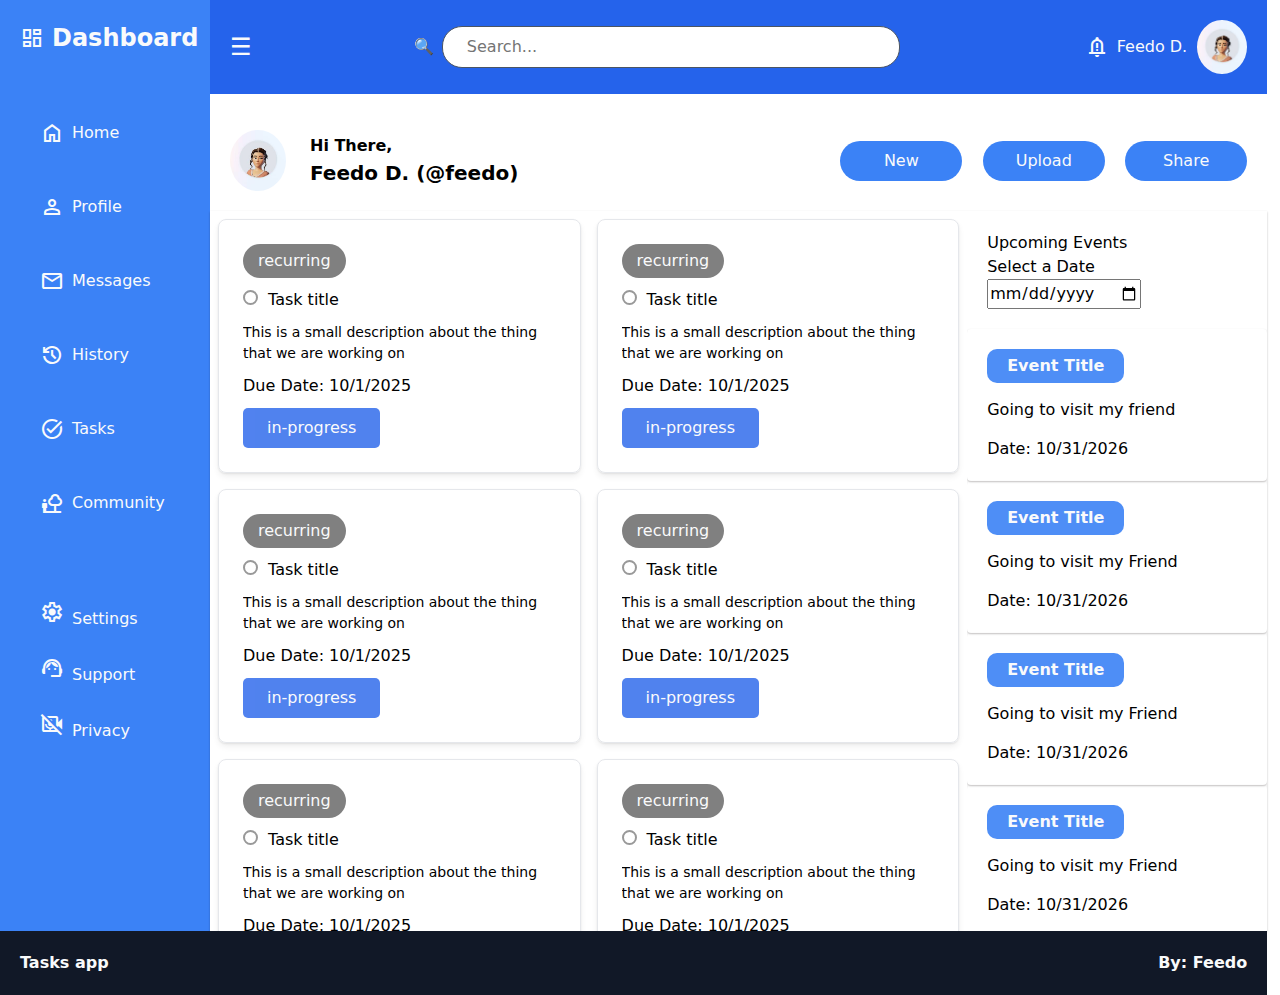
<file: index.html>
<!DOCTYPE html>
<html lang="en">
  <head>
    <meta charset="UTF-8" />
    <meta name="viewport" content="width=device-width, initial-scale=1.0" />
    <link rel="stylesheet" href="style.css" />
    <script src="script.js" defer></script>
    <link
      rel="stylesheet"
      href="https://fonts.googleapis.com/css2?family=Material+Symbols+Outlined"
    />
    <title>My Dashboard</title>
  </head>
  <body>
    <div class="wrapper">
      <header class="dashboard-header">
        <!--header container-->

        <div class="header-info">
          <!--header top row-->

          <button type="button" id="open-sidebar">&#9776;</button>

          <label for="search" class="header-search">
            &#128269;
            <input placeholder="Search..." id="search" type="search" />
          </label>

          <div class="header-profile">
            <!-- header top row right side-->
            <span class="material-symbols-outlined">
              notification_important
            </span>
            <p>Feedo D.</p>
            <div class="info-avatar">
              <img src="imgs/Avatar Image.jpeg" alt="profile picture" />
            </div>
          </div>
          <!--  end of header top row right side-->
        </div>
        <!-- end of header top row-->

        <div class="header-action">
          <div class="action-profile-info">
            <div class="profile-action-pic">
              <img src="imgs/Avatar Image.jpeg" alt="profile picture" />
            </div>
            <div class="profile-action-welcome">
              <p>Hi There,</p>
              <p>Feedo D. (@feedo)</p>
            </div>
          </div>

          <div class="action-buttons">
            <button type="button" class="btn btn-new">New</button>
            <button type="button" class="btn btn-upload">Upload</button>
            <button type="button" class="btn btn-share">Share</button>
          </div>
        </div>
        <!--Header bottom row-->
      </header>
      <!-- end of header -->

      <!-- sidebar -->
      <aside class="sidebar">
        <h3 class="sidebar-title">
          <span class="material-symbols-outlined"> dashboard </span>Dashboard
        </h3>
        <nav class="sidebar-nav-list">
          <div class="sidebar-links">
            <ul class="sidebar-main-nav">
              <li>
                <span class="material-symbols-outlined" aria-hidden="true"
                  >home</span
                >Home
              </li>
              <li>
                <span class="material-symbols-outlined"> person </span>Profile
              </li>
              <li>
                <span class="material-symbols-outlined"> mail </span>Messages
              </li>
              <li>
                <span class="material-symbols-outlined"> history </span>History
              </li>
              <li>
                <span class="material-symbols-outlined"> task_alt </span>Tasks
              </li>
              <li>
                <span class="material-symbols-outlined"> nature_people </span
                >Community
              </li>
            </ul>
          </div>

          <div class="sidebar-settings">
            <ul class="sidebar-settings-list">
              <li>
                <span class="material-symbols-outlined"> settings </span
                >Settings
              </li>
              <li>
                <span class="material-symbols-outlined"> support_agent </span
                >Support
              </li>
              <li>
                <span class="material-symbols-outlined"> privacy </span>Privacy
              </li>
            </ul>
          </div>
        </nav>
      </aside>

      <!-- main tasks -->
      <main class="main-content">
        <div class="main-tasks">
          <div class="task task1" id="taskIndex">
            <p class="task-recurring">recurring</p>
            <h3 class="task-title">Task title</h3>
            <p class="task-desc">
              This is a small description about the thing that we are working on
            </p>
            <p class="task-date">
              Due Date: <span class="compele-date">10/1/2025</span>
            </p>
            <span class="task-label">in-progress</span>
          </div>

           <div class="task task1" id="taskIndex">
            <p class="task-recurring">recurring</p>
            <h3 class="task-title">Task title</h3>
            <p class="task-desc">
              This is a small description about the thing that we are working on
            </p>
            <p class="task-date">
              Due Date: <span class="compele-date">10/1/2025</span>
            </p>
            <span class="task-label">in-progress</span>
          </div>

           <div class="task task1" id="taskIndex">
            <p class="task-recurring">recurring</p>
            <h3 class="task-title">Task title</h3>
            <p class="task-desc">
              This is a small description about the thing that we are working on
            </p>
            <p class="task-date">
              Due Date: <span class="compele-date">10/1/2025</span>
            </p>
            <span class="task-label">in-progress</span>
          </div>

           <div class="task task1" id="taskIndex">
            <p class="task-recurring">recurring</p>
            <h3 class="task-title">Task title</h3>
            <p class="task-desc">
              This is a small description about the thing that we are working on
            </p>
            <p class="task-date">
              Due Date: <span class="compele-date">10/1/2025</span>
            </p>
            <span class="task-label">in-progress</span>
          </div>

           <div class="task task1" id="taskIndex">
            <p class="task-recurring">recurring</p>
            <h3 class="task-title">Task title</h3>
            <p class="task-desc">
              This is a small description about the thing that we are working on
            </p>
            <p class="task-date">
              Due Date: <span class="compele-date">10/1/2025</span>
            </p>
            <span class="task-label">in-progress</span>
          </div>

           <div class="task task1" id="taskIndex">
            <p class="task-recurring">recurring</p>
            <h3 class="task-title">Task title</h3>
            <p class="task-desc">
              This is a small description about the thing that we are working on
            </p>
            <p class="task-date">
              Due Date: <span class="compele-date">10/1/2025</span>
            </p>
            <span class="task-label">in-progress</span>
          </div>

           <div class="task task1" id="taskIndex">
            <p class="task-recurring">recurring</p>
            <h3 class="task-title">Task title</h3>
            <p class="task-desc">
              This is a small description about the thing that we are working on
            </p>
            <p class="task-date">
              Due Date: <span class="compele-date">10/1/2025</span>
            </p>
            <span class="task-label">in-progress</span>
          </div>

           <div class="task task1" id="taskIndex">
            <p class="task-recurring">recurring</p>
            <h3 class="task-title">Task title</h3>
            <p class="task-desc">
              This is a small description about the thing that we are working on
            </p>
            <p class="task-date">
              Due Date: <span class="compele-date">10/1/2025</span>
            </p>
            <span class="task-label">in-progress</span>
          </div>

           <div class="task task1" id="taskIndex">
            <p class="task-recurring">recurring</p>
            <h3 class="task-title">Task title</h3>
            <p class="task-desc">
              This is a small description about the thing that we are working on
            </p>
            <p class="task-date">
              Due Date: <span class="compele-date">10/1/2025</span>
            </p>
            <span class="task-label">in-progress</span>
          </div>

           <div class="task task1" id="taskIndex">
            <p class="task-recurring">recurring</p>
            <h3 class="task-title">Task title</h3>
            <p class="task-desc">
              This is a small description about the thing that we are working on
            </p>
            <p class="task-date">
              Due Date: <span class="compele-date">10/1/2025</span>
            </p>
            <span class="task-label">in-progress</span>
          </div>
        </div>
        <!-- events -->
        <div class="events">
          <div class="events-heading">
            <h3 class="events-title">Upcoming Events</h3>
            <label for="pick-date">Select a Date</label>
            <input id="pick-date" type="date" />
          </div>
          <div class="event-card">
            <h4 class="event-card-title">Event Title</h4>
            <p class="event-card-desc">Going to visit my friend</p>
            <p class="event-card-date">Date: 10/31/2026</p>
          </div>

          <div class="event-card">
            <h4 class="event-card-title">Event Title</h4>
            <p class="event-card-desc">Going to visit my Friend</p>
            <p class="event-card-date">Date: 10/31/2026</p>
          </div>

          <div class="event-card">
            <h4 class="event-card-title">Event Title</h4>
            <p class="event-card-desc">Going to visit my Friend</p>
            <p class="event-card-date">Date: 10/31/2026</p>
          </div>

          <div class="event-card">
            <h4 class="event-card-title">Event Title</h4>
            <p class="event-card-desc">Going to visit my Friend</p>
            <p class="event-card-date">Date: 10/31/2026</p>
          </div>
        </div>
      </main>

      <!-- footer -->
      <footer class="dashboard-footer">
        <p>Tasks app</p>
        <p>By: Feedo</p>
      </footer>

<!--! __________________________________ modal __________________________________ -->
       <div class="dim-layer"></div>
    <!-- Modal start -->
    <div class="modal">
      <!-- modal header -->
      <div class="modal-header">
        <h2>Task Details</h2>
        <p class="modal-close-btn">
          <span class="material-symbols-outlined"> close </span>
        </p>
      </div>
      <!--modal header end-->

      <!-- Activity Details -->
      <div class="activity-detail">
        <div class="task-details">
          <p>Task Details</p>
        </div>
        <div class="comments">
          <p>Comments</p>
          <p>2</p>
        </div>
      </div>
      <!--  Activity Details -->
      <h3 class="form-details-heading">New Todo</h3>

      <form>
      <div class="status-options">
        <button class="status-btn" type="button" value="high">
          <span class="material-symbols-outlined priority-high">priority_high</span>
High
          Priority
        </button>

        <button class="status-btn" type="button" value="medium">
         <span class="material-symbols-outlined priority-medium">low_priority</span>Medium Priority
        </button>

        <button class="status-btn status-btn-active" type="button" value="low">
          <span class="material-symbols-outlined priority-low" >low_priority</span>Low Priority
        </button>
      </div>
      <!-- end buttons -->

      <!-- inputs start -->
      <div class="form-inputs">
        <div class="input-title">
          <label for="task-name"
            ><input name="task-name" type="text" placeholder="Task Title" id="task-name"
          /></label>
        </div>
        <div class="input-desc">
          <label for="task-desc">
            <textarea
              name="task-desc"
              id="task-desc"
              placeholder="Task Description"
            ></textarea>
          </label>
        </div>
        <!--Form section-->
        
        <div class="input-date">
          <label for="task-date">
            <input
              type="date"
              name="task-date"
              id="task-date"
              title="Select due date"
              placeholder="MM/DD/YYYY"
            />
          </label>
        </div>
        <div class="recurring-input">
          <label class="switch" for="checkbox">
            Recurring Activity
            <input name="recurring" type="checkbox" id="checkbox" />
            <span class="toggle-slider"></span>
          </label>
        </div>
        <div class="form-buttons">
          <button type="reset" class="cancel-btn" id="reset"><span class="material-symbols-outlined">close</span>Cancel</button>
          <button type="submit" class="submit-btn" id="submit"><span class="material-symbols-outlined">check_circle</span>Save Changes</button>
        </div>
      </div>
    </div>
    </form>
    <!--modal end-->
    </div>
  </body>
</html>
</file>
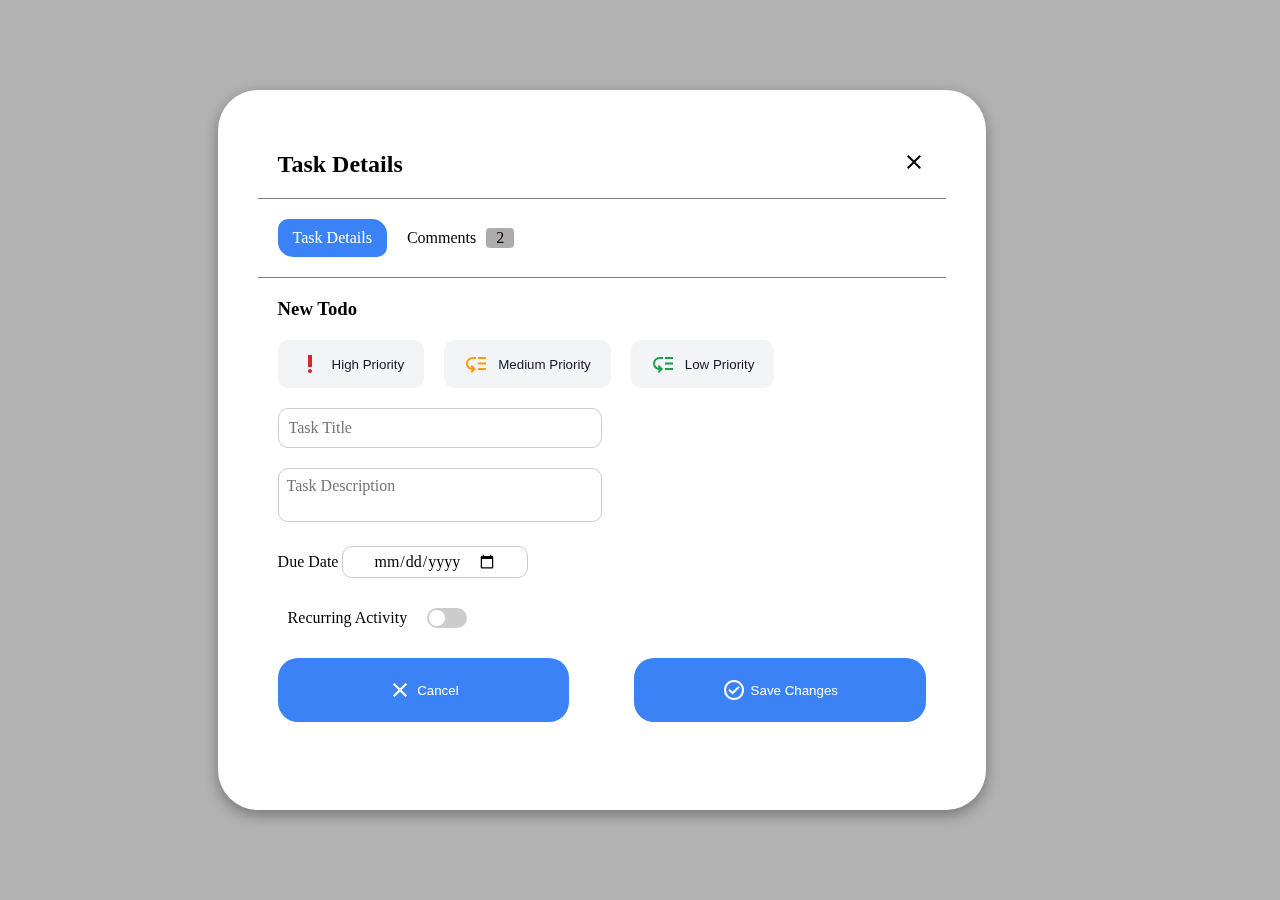
<file: modal.html>
<!DOCTYPE html>
<html lang="en">
  <head>
    <meta charset="UTF-8" />
    <meta name="viewport" content="width=device-width, initial-scale=1.0" />
    <title>modal</title>
    <link rel="stylesheet" href="modal.css" />
    <link
      rel="stylesheet"
      href="https://fonts.googleapis.com/css2?family=Material+Symbols+Outlined"
    />
  </head>
  <body>
    <div class="dim-layer"></div>
    <!-- Modal start -->
    <div class="modal-wrapper">
      <!-- modal header -->
      <div class="modal-header">
        <h2>Task Details</h2>
        <p>
          <span class="material-symbols-outlined"> close </span>
        </p>
      </div>
      <!--modal header end-->

      <!-- Activity Details -->
      <div class="activity-detail">
        <div class="task-details">
          <p>Task Details</p>
        </div>
        <div class="comments">
          <p>Comments</p>
          <p>2</p>
        </div>
      </div>
      <!--  Activity Details -->
      <h3 class="form-details-heading">New Todo</h3>

      <form action="submit" method="get">
      <div class="status-options">
        <button class="status-btn" type="button" value="high">
          <span class="material-symbols-outlined priority-high">priority_high</span>
High
          Priority
        </button>

        <button class="status-btn" type="button" value="medium">
         <span class="material-symbols-outlined priority-medium">low_priority</span>Medium Priority
        </button>

        <button class="status-btn" type="button" value="low">
          <span class="material-symbols-outlined priority-low">low_priority</span>Low Priority
        </button>
      </div>
      <!-- end buttons -->

      <!-- inputs start -->
      <div class="form-inputs">
        <div class="input-title">
          <label for="task-name"
            ><input type="text" placeholder="Task Title" id="task-name"
          /></label>
        </div>
        <div class="input-desc">
          <label for="task-desc">
            <textarea
              name="task-desc"
              id="task-desc"
              placeholder="Task Description"
            ></textarea>
          </label>
        </div>
        <!--Form section-->
        
        <div class="input-date">
          <label for="task-date">Due Date</label>
          <input
            type="date"
            name="task-date"
            id="task-date"
            title="Select due date"
            placeholder="YYYY-MM-DD"
          />
        </div>
        <div class="recurring-input">
          <label class="switch" for="checkbox">
            Recurring Activity
            <input type="checkbox" id="checkbox" />
            <span class="toggle-slider"></span>
          </label>
        </div>
        <div class="form-buttons">
          <button type="reset" class="cancel-btn"><span class="material-symbols-outlined">close</span>Cancel</button>
          <button type="submit" class="submit-btn"><span class="material-symbols-outlined">check_circle</span>Save Changes</button>
        </div>
      </div>
    </div>
    </form>
    <!--modal end-->
  </body>
</html>
</file>
<file: style.css>
/* CSS reset */
/* Simple modern reset */

*,
*::before,
*::after {
  box-sizing: border-box; /* predictable sizing */
}

* {
  margin: 0;
  padding: 0;
  font: inherit; /* inherit fonts everywhere */
}

html,
body {
  height: 100%; /* full height layouts */
}

body {
  line-height: 1.5;
  -webkit-font-smoothing: antialiased; /* crisper text */
}

img,
picture,
video,
canvas,
svg {
  display: block;
  max-width: 100%; /* responsive media */
}

input,
button,
textarea,
select {
  font: inherit; /* remove system UI font weirdness */
}

button {
  border: none;
  background: none;
  cursor: pointer;
}

a {
  color: inherit;
  text-decoration: none;
}

ul,
ol {
  list-style: none;
}

table {
  border-collapse: collapse;
  border-spacing: 0;
}

.material-symbols-outlined {
  font-family: "Material Symbols Outlined" !important;
  font-variation-settings: "FILL" 0, "wght" 400, "GRAD" 0, "opsz" 24;
  font-size: 24px;
  line-height: 1;
  text-transform: none; /* in case a parent uppercase text */
}

/* UI Tokens */
:root {
  /* Colors */
  --color-bg: #111827; /* page background */
  --color-bg-card: #1f2937; /* cards, panels */
  --color-bg-hover: #374151; /* hover states */
  --color-border: #4b5563; /* subtle borders */

  --color-text: #f9fafb; /* primary text */
  --color-text-muted: #9ca3af; /* secondary text */
  --color-text-inverse: #111827; /* for light-on-dark contrasts */

  --color-accent: #3b82f6; /* primary brand/cta */
  --color-accent-hover: #2563eb;
  --color-success: #10b981; /* green success */
  --color-warning: #f59e0b; /* amber warning */
  --color-error: #ef4444; /* red error */

  /* Spacing (rem = scale with root font size) */
  --space-xs: 0.25rem;
  --space-sm: 0.5rem;
  --space-md: 1rem;
  --space-lg: 1.5rem;
  --space-xl: 2rem;

  /* Radius & Shadows */
  --radius-sm: 4px;
  --radius-md: 8px;
  --radius-lg: 12px;

  --shadow-sm: 0 1px 2px rgba(12, 0, 0, 0.25);
  --shadow-md: 0 2px 6px rgba(0, 0, 0, 0.35);
  --shadow-lg: 0 4px 12px rgba(0, 0, 0, 0.4);

  /* Typography */
  --font-body: "Inter", system-ui, sans-serif;
  --font-heading: "Inter", system-ui, sans-serif;
  --font-size-sm: 0.875rem;
  --font-size-md: 1rem;
  --font-size-lg: 1.25rem;
  --font-size-xl: 1.5rem;
}

body {
  font-family: var(--font-body);
}

/* grid setup */
.wrapper {
  max-width: none;
  width: 99vw;
  margin: 0; /* To center the wrapper */
  height: 100%;
  display: grid;
  grid-template-columns: minmax(200px, 210px) 1fr;
  grid-template-rows: auto 1fr auto;
  grid-template-areas:
    "aside header"
    "aside main-content"
    "footer footer";
  transition: grid-template-columns 300ms cubic-bezier(0.2, 0.8, 0.2, 1);
}

.hidden {
  /*transition */
  grid-template-columns: 0 1fr;
}
/* grid end */

.dashboard-header {
  grid-area: header;
}
.sidebar {
  background-color: var(--color-accent);
  grid-area: aside;
}
.main-content {
  grid-area: main-content;
}

.dashboard-footer {
  background-color: #111827;
  grid-area: footer;
}

/*  */

.dashboard-header {
  display: flex;
  flex-direction: column;
  /* padding: var(--space-md); */
  justify-items: center;
  gap: var(--space-md);
}

/* header  right side*/
.header-info {
  display: flex;
  justify-content: space-between;
  background-color: #2563eb;
  padding: var(--space-sm);
  color: var(--color-text);
  padding: 20px;
}

.header-profile {
  display: flex;
  align-items: center;
  justify-content: space-evenly;
}

.info-avatar > img {
  margin-left: 10px;
  width: 50px;
  border-radius: 50%;
  object-fit: cover;
}

.material-symbols-outlined {
  margin-right: var(--space-sm);
  font-weight: 300;
}

/* header left side */
.header-search {
  width: 50%;

  display: flex;
  align-items: center;
  gap: var(--space-sm);
}

.header-search > input {
  width: 90%;
  border-radius: 20px;
  border: 1px solid var(--color-border);
  padding: var(--space-sm) var(--space-lg);
}

#open-sidebar {
  font-size: var(--font-size-xl);
  color: var(--color-text);
}

/* Header action section row 2 */
.header-action {
  display: flex;
  justify-content: space-between;
  align-items: center;
  padding: 20px;
}

.action-profile-info {
  display: flex;
  align-items: center;
}
.profile-action-pic {
  width: 80px;
}

.profile-action-pic > img {
  border-radius: 50%;
  width: 70%;
}

.profile-action-welcome p:first-child {
  font-size: var(--font-size-md);
  font-weight: 800;
}

.profile-action-welcome p:last-child {
  font-size: var(--font-size-lg);
  font-weight: 800;
}

.action-buttons {
  width: 40%;
  display: flex;
  justify-content: space-between;
}

.action-buttons .btn {
  background-color: var(--color-accent);
  padding: var(--space-sm) 1rem;
  border-radius: 20px;
  width: 30%;
  color: var(--color-text);
  text-align: center;
}

/* main section */
.main-content {
  display: grid;
  grid-template-columns: 1fr minmax(280px, 300px);
  grid-template-areas: "cards events";
  box-shadow: var(--shadow-sm);
}

.main-tasks {
  grid-area: cards;
  display: grid;
  grid-template-columns: repeat(auto-fill, minmax(250px, 1fr));
  gap: var(--space-md);
  padding: var(--space-sm);
  max-height: 80vh;
  overflow: scroll;
}

.task {
  box-shadow: 0 1px 2px rgba(0, 0, 0, 0.08), 0 4px 6px rgba(0, 0, 0, 0.06);
  display: flex;
  flex-direction: column;
  justify-content: space-around;
  padding: var(--space-lg);
  border: 1px solid #e5e7eb;
  cursor: pointer;
  border-radius: var(--radius-md);
  max-height: 300px;
}

.task-recurring {
  background-color: gray;
  display: inline;
  align-self: start;
  margin-bottom: 10px;
  padding: 5px 15px;
  border-radius: 25px;
  color: var(--color-text);
  pointer-events: none;
}

.task-title {
  font-weight: 500;
  font-size: var(--font-size-md);
}

.task-title::before {
  content: "";
  border: 2px solid #999;
  border-radius: 50%;
  display: inline-block;
  width: 15px;
  height: 15px;
  margin-right: 10px;
}

/* done task classes */
.task.done .task-title::before {
  background-color: #2563eb; /* filled circle */
  border-color: #2563eb;
}

.task.done .task-title {
  text-decoration: line-through;
  color: #6b7280; /* gray text */
}
/* done task classes over */

.task-desc {
  display: -webkit-box; /* required */
  -webkit-box-orient: vertical; /* required */
  -webkit-line-clamp: 3; /* lines */
  line-clamp: 3; /* standard property for compatibility */
  overflow: hidden;
  font-size: var(--font-size-sm);
  pointer-events: none;
  margin: 10px 0px;
}

.task-label {
  background-color: #2563eb;
  display: inline-block;
  align-self: flex-start;
  padding: var(--space-sm) var(--space-lg);
  opacity: 0.8;
  border-radius: 5px;
  color: var(--color-text);
  pointer-events: none;
  margin-top: 10px;
}

.task-date {
  pointer-events: none;
}

/* events aside */
.events {
  grid-area: events;
  /* box-shadow: var(--shadow-md); */
  display: flex;
  flex-direction: column;
  justify-content: space-evenly;
  max-height: 80vh;
  overflow: scroll;
}

.events-heading {
  padding: 20px;
}

.event-card {
  box-shadow: var(--shadow-sm);
  padding: 20px;
  display: flex;
  flex-direction: column;
  gap: 15px;
  border-radius: var(--radius-sm);
}

.event-card-title {
  font-weight: 600;
  background-color: var(--color-accent);
  opacity: 0.9;
  display: inline-block;
  padding: 5px 20px;
  border-radius: 10px;
  align-self: start;
  color: var(--color-text);
}

/* end of events aside */

/* navbar */
.sidebar {
  color: var(--color-text);
  overflow: hidden; /* clip children instead of overflowing */
  min-width: 0;
}
.sidebar-title {
  font-size: 24px;
  font-weight: 600;
  padding: 20px;
  display: flex;
  align-items: center;
}

.sidebar-nav-list {
  height: 70vh;
}

.sidebar-links {
  padding: 20px;
}

.sidebar-settings {
  padding: 20px;
}

.sidebar-main-nav li {
  margin: 20px 0;
  padding: 5px 20px;
  cursor: pointer;
  display: inline-flex;
  align-items: c;
}

.sidebar-settings-list li {
  margin: 15px 0;
  cursor: pointer;
  padding: 5px 20px;
}

footer {
  color: var(--color-text);
  display: flex;
  justify-content: space-between;
  padding: 20px;
  font-weight: 800;
}

/* pseudo classes */
/* --- Pseudo classes for interactivity --- */

/* Buttons */
.btn:hover {
  background-color: var(--color-accent-hover);
  transform: translateY(-2px);
  box-shadow: var(--shadow-sm);
  transition: all 0.2s ease;
}

.btn:active {
  transform: translateY(0);
  box-shadow: inset 0 2px 4px rgba(0, 0, 0, 0.2);
}

.btn:focus {
  outline: 2px solid var(--color-accent);
  outline-offset: 3px;
}

/* Sidebar links */
.sidebar-main-nav li:hover,
.sidebar-settings-list li:hover {
  background-color: var(--color-bg-hover);
  border-radius: var(--radius-md);
}

.sidebar-main-nav li:active,
.sidebar-settings-list li:active {
  background-color: var(--color-accent-hover);
}

.sidebar-main-nav li:focus,
.sidebar-settings-list li:focus {
  outline: 2px solid var(--color-accent);
  outline-offset: 2px;
}

/* Tasks */
.task:hover {
  box-shadow: var(--shadow-md);
  transform: translateY(-2px);
  transition: all 0.2s ease;
}

.task:active {
  transform: scale(0.98);
}

/* Events */
.event-card:hover {
  box-shadow: var(--shadow-md);
  transform: translateY(-2px);
  transition: all 0.2s ease;
}

.event-card:active {
  transform: scale(0.98);
}

/* Header profile hover */
.header-profile:hover {
  cursor: pointer;
  opacity: 0.9;
}

/* Links */
a:hover {
  text-decoration: underline;
}

a:active {
  color: var(--color-accent-hover);
}

/*! ____________________modal__________________________ */

.dim-layer {
  background-color: rgba(0, 0, 0, 0.55);
  width: 100%;
  height: 100vh;
  position: fixed;
  top: 0;
  left: 0;
  z-index: 9998;
  display: none;
  opacity: 0;
  transition: opacity 0.25s ease;
  pointer-events: none;
}

.modal {
  display: none;
}

.modal-wrapper {
  width: 70%;
  position: fixed;
  right: 12%;
  top: 5%;
  height: 90vh;
  opacity: 1;
  padding: 40px;
  box-shadow: rgba(0, 0, 0, 0.35) 0px 5px 15px;
  border-radius: 40px;
  z-index: 1;
  background-color: #fff;
  z-index: 9999;
}

.modal-wrapper.open {
  animation: slideIn 0.6s ease forwards;
}

.modal-wrapper.close {
  animation: slideOut 1s ease forwards;
  display: none;
}

.dim-open {
  opacity: 1;
  display: block;
}

.modal-header {
  display: flex;
  justify-content: space-between;
  align-items: center;
  border-bottom: 1px solid gray;
  padding: 20px;
}

.material-symbols-outlined {
  cursor: pointer;
  scale: 1;
  transition: scale 1s cubic-bezier(0.075, 0.82, 0.165, 1);
}

/* ! form-information */
.activity-detail {
  display: flex;
  justify-content: flex-start;
  align-items: center;
  gap: 20px;
  padding: 20px;
  border-bottom: 0.5px solid gray;
}

.task-details > p {
  background-color: #3b82f6;
  padding: 10px 15px;
  border-radius: 10px 15px;
  cursor: pointer;
}

.comments {
  display: flex;
  gap: 10px;
  align-items: center;
}

.comments p {
  cursor: pointer;
}

.comments p:last-child {
  background-color: rgb(173, 171, 171);
  padding: 1px 10px;
  border-radius: 4px;
}

/* ! form title */
.form-details-heading {
  padding: 20px;
}

/*! Task Status */

.status-options {
  padding: 0 20px;
  padding-bottom: 10px;
  display: inline-flex;
  justify-content: space-between;
  gap: 20px;
}

.status-btn {
  display: flex;
  align-items: center;
  padding: 12px 20px;
  border-radius: 10px;
  border: none;
  cursor: pointer;
}

.status-btn span {
  margin-right: 10px;
}

/* Priority icon colors */
.priority-high {
  color: #dc2626; /* red */
}

.priority-medium {
  color: #f59e0b; /* amber */
}

.priority-low {
  color: #16a34a; /* green */
}
/* ! status over */

/* form inputs */

.form-inputs div {
  padding: 10px 20px;
}

#task-name {
  border-radius: 10px;
  padding: 10px;
  width: 50%;
}

textarea {
  border-radius: 10px;
  resize: none;
  width: 50%;
  padding: 10px;
}

#task-date {
  padding: 5px 30px;
  border-radius: 10px;
}

.switch {
  width: 50%;
  display: flex;
  justify-content: first baseline;
  gap: 10px;
  align-items: center;
  padding: 10px;
}

.form-buttons {
  display: flex;
  justify-content: center;
  gap: 10%;
}

.form-buttons button {
  background-color: #3b82f6;
  color: #fff;
  padding: 20px 50px;
  border: none;
  width: 50%;
  border-radius: 20px;
  display: flex;
  align-items: center;
  justify-content: center;
  gap: 5px;
}

button span {
  pointer-events: none;
}

/* slider toggle */

/* Hide the default checkbox */
.switch input {
  opacity: 0;
  width: 0;
  height: 0;
}

/* The slider */
.toggle-slider {
  position: relative;
  display: inline-block;
  width: 40px;
  height: 20px;
  background-color: #ccc;
  border-radius: 20px;
  transition: background-color 0.3s;
  cursor: pointer;
}

/* The knob */
.toggle-slider::before {
  content: "";
  position: absolute;
  height: 16px;
  width: 16px;
  left: 2px;
  bottom: 2px;
  background-color: white;
  border-radius: 50%;
  transition: transform 0.3s;
}

/* slider toggle end */

/* Checked state */
.switch input:checked + .toggle-slider {
  background-color: blue;
}

.switch input:checked + .toggle-slider::before {
  transform: translateX(20px);
}

/* ! Animation start */

/* #region open/close classes */

/* #endregion open/close classes */

/* #region Keyframes */
@keyframes slideIn {
  from {
    transform: translateX(-100%);
    opacity: 0;
  }
  to {
    transform: translateX(0);
    opacity: 1;
  }
}

@keyframes slideOut {
  from {
    transform: translateX(0);
    opacity: 1;
  }
  to {
    transform: translateX(-100%);
    opacity: 0;
    display: none;
  }
}
/* #endregion keyframes */

/* ! end animation */

/* ! pseudo classes */

/* close modal icon */
.material-symbols-outlined:hover {
  scale: 1.2;
}

.material-symbols-outlined:active {
  scale: 1;
}

/* ===========================
   INTERACTIVE STATES (MODAL)
   =========================== */

/* Respect reduced motion */
@media (prefers-reduced-motion: reduce) {
  .material-symbols-outlined,
  .status-btn,
  .task-details > p,
  .comments p,
  .form-buttons button,
  .toggle-slider,
  .toggle-slider::before {
    transition: none !important;
  }
}

/* Close icon */
.material-symbols-outlined {
  cursor: pointer;
  transition: transform 0.18s ease, color 0.18s ease;
}

.material-symbols-outlined:hover {
  transform: scale(1.15);
  color: #1d4ed8; /* darker blue */
}
.material-symbols-outlined:active {
  transform: scale(1.05);
  color: #1e40af; /* pressed blue */
}
.material-symbols-outlined:focus-visible {
  outline: 2px solid #2563eb;
  outline-offset: 3px;
  border-radius: 6px;
}

/* Status buttons */
.status-btn {
  background: #f3f4f6;
  color: #111827;
  transition: background-color 0.18s ease, transform 0.12s ease,
    box-shadow 0.18s ease;
}
.status-btn:hover {
  background: #e5e7eb;
  box-shadow: 0 1px 2px rgba(0, 0, 0, 0.08);
}
.status-btn:active {
  transform: translateY(1px);
  background: #d1d5db;
}
.status-btn:focus-visible {
  outline: 2px solid #2563eb;
  outline-offset: 3px;
}

/* Pill chip next to task details */
.task-details > p {
  background-color: #3b82f6;
  color: #ffffff;
  transition: filter 0.18s ease, transform 0.12s ease, box-shadow 0.18s ease;
}
.task-details > p:hover {
  filter: brightness(0.95);
  box-shadow: 0 1px 2px rgba(0, 0, 0, 0.15);
}
.task-details > p:active {
  transform: scale(0.98);
}
.task-details > p:focus-visible {
  outline: 2px solid #2563eb;
  outline-offset: 3px;
}

/* Comment chips */
.comments p {
  transition: background-color 0.18s ease, transform 0.12s ease,
    box-shadow 0.18s ease;
}
.comments p:hover {
  background: #f3f4f6;
  box-shadow: 0 1px 2px rgba(0, 0, 0, 0.08);
}
.comments p:active {
  transform: scale(0.96);
}
.comments p:focus-visible {
  outline: 2px solid #2563eb;
  outline-offset: 2px;
}

/* Form buttons */
.form-buttons button {
  background-color: #3b82f6;
  color: #ffffff;
  transition: background-color 0.18s ease, transform 0.12s ease,
    box-shadow 0.18s ease;
}
.form-buttons button:hover {
  background-color: #2563eb;
  box-shadow: 0 2px 6px rgba(0, 0, 0, 0.25);
}
.form-buttons button:active {
  background-color: #1e40af;
  transform: translateY(1px);
}
.form-buttons button:focus-visible {
  outline: 2px solid #2563eb;
  outline-offset: 3px;
}

/* Toggle slider */
.toggle-slider {
  transition: background-color 0.3s;
}
.toggle-slider:hover {
  background-color: #9ca3af; /* slightly darker gray */
}
.switch input:checked + .toggle-slider:hover {
  background-color: #1d4ed8; /* darker blue when on */
}
/* ! end pseudo classes */
.status-btn-active {
  background-color: var(--color-accent);
  color: var(--color-text);
}
</file>
<file: modal.css>
* {
  margin: 0;
  padding: 0;
  box-sizing: border-box;
}

/* Reset all inputs, textareas, selects, buttons */
input,
textarea,
select {
  margin: 0;
  padding: 0;
  border: none;
  outline: none;
  background: none;
  font: inherit; /* inherit font family/size from body */
  color: inherit;
  box-sizing: border-box;
}

/* Make sure they’re actually visible */
input,
textarea,
select {
  background-color: #fff;
  border: 1px solid #ccc;
  padding: 0.5rem;
  border-radius: 4px;
}

/* Remove number spinner controls in Chrome */
input[type="number"]::-webkit-inner-spin-button,
input[type="number"]::-webkit-outer-spin-button {
  -webkit-appearance: none;
  margin: 0;
}

/* Remove the ugly outline on focus, replace with your own */
input:focus,
textarea:focus,
select:focus {
  border-color: #2563eb; /* example: blue focus */
  outline: none;
  box-shadow: 0 0 0 2px rgba(37, 99, 235, 0.3);
}

/* input reset */

.dim-layer {
  background-color: hsl(0, 0%, 0%, 0.3);
  width: 100%;
  height: 100vh;
  position: fixed;
  top: 0;
  left: 0;
  z-index: -1;
  
}

/* ! model start */
.modal-wrapper {
  width: 60%;
  position: fixed;
  right: 23%;
  top: 10%;
  height: 80vh;
  opacity: 1;
  padding: 40px;
  box-shadow: rgba(0, 0, 0, 0.35) 0px 5px 15px;
  border-radius: 40px;
  z-index: 1;
  background-color: #fff;
}

.modal-header {
  display: flex;
  justify-content: space-between;
  align-items: center;
  border-bottom: 1px solid gray;
  padding: 20px;
}

.material-symbols-outlined {
  cursor: pointer;
  scale: 1;
  transition: scale 1s cubic-bezier(0.075, 0.82, 0.165, 1);
}

/* ! form-information */
.activity-detail {
  display: flex;
  justify-content: flex-start;
  align-items: center;
  gap: 20px;
  padding: 20px;
  border-bottom: 0.5px solid gray;
}

.task-details > p {
  background-color: #3b82f6;
  padding: 10px 15px;
  border-radius: 10px 15px;
  cursor: pointer;
}

.comments {
  display: flex;
  gap: 10px;
  align-items: center;
}

.comments p {
  cursor: pointer;
}

.comments p:last-child {
  background-color: rgb(173, 171, 171);
  padding: 1px 10px;
  border-radius: 4px;
}

/* ! form title */
.form-details-heading {
  padding: 20px;
}

/*! Task Status */

.status-options {
  padding: 0 20px;
  padding-bottom: 10px;
  display: inline-flex;
  justify-content: space-between;
  gap: 20px;
}

.status-btn {
  display: flex;
  align-items: center;
  padding: 12px 20px;
  border-radius: 10px;
  border: none;
  cursor: pointer;
}

.status-btn span {
  margin-right: 10px;
}

/* Priority icon colors */
.priority-high {
  color: #dc2626; /* red */
}

.priority-medium {
  color: #f59e0b; /* amber */
}

.priority-low {
  color: #16a34a; /* green */
}
/* ! status over */

/* form inputs */

.form-inputs {
  /* border: 2px solid red; */
  /* display: flex;
  flex-direction: column; */
}

.form-inputs div {
  padding: 10px 20px;
}

#task-name {
  border-radius: 10px;
  padding: 10px;
  width: 50%;
}

textarea {
  border-radius: 10px;
  resize: none;
  width: 50%;
}

#task-date {
  padding: 5px 30px;
  border-radius: 10px;
}

.switch {
  width: 50%;
  display: flex;
  justify-content: first baseline;
  gap: 10px;
  align-items: center;
  padding: 10px;
}

.form-buttons {
  display: flex;
  justify-content: center;
  gap: 10%;
}

.form-buttons button {
  background-color: #3b82f6;
  color: #fff;
  padding: 20px 50px;
  border: none;
  width: 50%;
  border-radius: 20px;
  display: flex;
  align-items: center;
  justify-content: center;
  gap: 5px;
}

/* slider toggle */

/* Hide the default checkbox */
.switch input {
  opacity: 0;
  width: 0;
  height: 0;
}

/* The slider */
.toggle-slider {
  position: relative;
  display: inline-block;
  width: 40px;
  height: 20px;
  background-color: #ccc;
  border-radius: 20px;
  transition: background-color 0.3s;
  cursor: pointer;
}

/* The knob */
.toggle-slider::before {
  content: "";
  position: absolute;
  height: 16px;
  width: 16px;
  left: 2px;
  bottom: 2px;
  background-color: white;
  border-radius: 50%;
  transition: transform 0.3s;
}

/* slider toggle end */

/* Checked state */
.switch input:checked + .toggle-slider {
  background-color: blue;
}

.switch input:checked + .toggle-slider::before {
  transform: translateX(20px);
}

/* ! Animation start */

/* #region open/close classes */
.modal-wrapper.open {
  animation: slideIn 0.6s ease forwards;
}

.modal-wrapper.close {
  animation: slideOut 0.6s ease forwards;
}
/* #endregion open/close classes */

/* #region Keyframes */
@keyframes slideIn {
  from {
    transform: translateX(-100%);
    opacity: 0;
  }
  to {
    transform: translateX(0);
    opacity: 1;
  }
}

@keyframes slideOut {
  from {
    transform: translateX(0);
    opacity: 1;
  }
  to {
    transform: translateX(-100%);
    opacity: 0;
    display: none;
  }
}
/* #endregion keyframes */

/* ! end animation */

/* ! pseudo classes */

/* close modal icon */
.material-symbols-outlined:hover {
  scale: 1.2;
}

.material-symbols-outlined:active {
  scale: 1;
}

/* ===========================
   INTERACTIVE STATES (MODAL)
   =========================== */

/* Respect reduced motion */
@media (prefers-reduced-motion: reduce) {
  .material-symbols-outlined,
  .status-btn,
  .task-details > p,
  .comments p,
  .form-buttons button,
  .toggle-slider,
  .toggle-slider::before {
    transition: none !important;
  }
}

/* Close icon */
.material-symbols-outlined {
  cursor: pointer;
  transition: transform 0.18s ease, color 0.18s ease;
}

.material-symbols-outlined:hover {
  transform: scale(1.15);
  color: #1d4ed8; /* darker blue */
}
.material-symbols-outlined:active {
  transform: scale(1.05);
  color: #1e40af; /* pressed blue */
}
.material-symbols-outlined:focus-visible {
  outline: 2px solid #2563eb;
  outline-offset: 3px;
  border-radius: 6px;
}

/* Status buttons */
.status-btn {
  background: #f3f4f6;
  color: #111827;
  transition: background-color 0.18s ease, transform 0.12s ease,
    box-shadow 0.18s ease;
}
.status-btn:hover {
  background: #e5e7eb;
  box-shadow: 0 1px 2px rgba(0, 0, 0, 0.08);
}
.status-btn:active {
  transform: translateY(1px);
  background: #d1d5db;
}
.status-btn:focus-visible {
  outline: 2px solid #2563eb;
  outline-offset: 3px;
}

/* Pill chip next to task details */
.task-details > p {
  background-color: #3b82f6;
  color: #ffffff;
  transition: filter 0.18s ease, transform 0.12s ease, box-shadow 0.18s ease;
}
.task-details > p:hover {
  filter: brightness(0.95);
  box-shadow: 0 1px 2px rgba(0, 0, 0, 0.15);
}
.task-details > p:active {
  transform: scale(0.98);
}
.task-details > p:focus-visible {
  outline: 2px solid #2563eb;
  outline-offset: 3px;
}

/* Comment chips */
.comments p {
  transition: background-color 0.18s ease, transform 0.12s ease,
    box-shadow 0.18s ease;
}
.comments p:hover {
  background: #f3f4f6;
  box-shadow: 0 1px 2px rgba(0, 0, 0, 0.08);
}
.comments p:active {
  transform: scale(0.96);
}
.comments p:focus-visible {
  outline: 2px solid #2563eb;
  outline-offset: 2px;
}

/* Form buttons */
.form-buttons button {
  background-color: #3b82f6;
  color: #ffffff;
  transition: background-color 0.18s ease, transform 0.12s ease,
    box-shadow 0.18s ease;
}
.form-buttons button:hover {
  background-color: #2563eb;
  box-shadow: 0 2px 6px rgba(0, 0, 0, 0.25);
}
.form-buttons button:active {
  background-color: #1e40af;
  transform: translateY(1px);
}
.form-buttons button:focus-visible {
  outline: 2px solid #2563eb;
  outline-offset: 3px;
}

/* Toggle slider */
.toggle-slider {
  transition: background-color 0.3s;
}
.toggle-slider:hover {
  background-color: #9ca3af; /* slightly darker gray */
}
.switch input:checked + .toggle-slider:hover {
  background-color: #1d4ed8; /* darker blue when on */
}
/* ! end pseudo classes */
</file>
